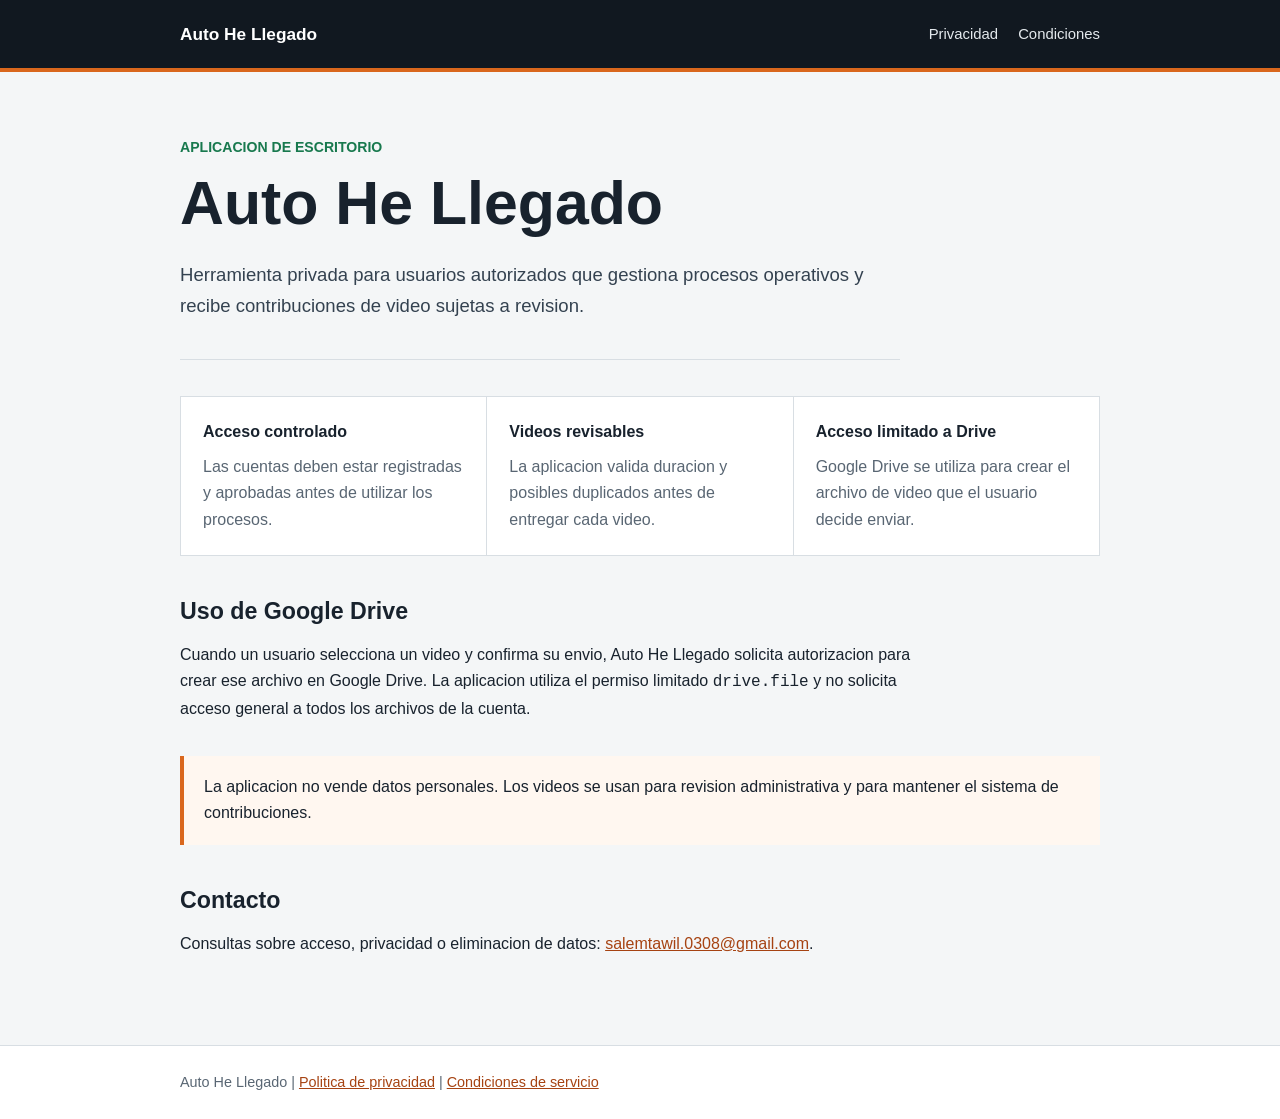
<file: docs/index.html>
<!doctype html>
<html lang="es">
<head>
  <meta charset="utf-8">
  <meta name="viewport" content="width=device-width, initial-scale=1">
  <meta name="description" content="Informacion oficial sobre Auto He Llegado y su uso de Google Drive.">
  <title>Auto He Llegado</title>
  <link rel="icon" type="image/svg+xml" href="data:image/svg+xml,%3Csvg xmlns='http://www.w3.org/2000/svg' viewBox='0 0 64 64'%3E%3Crect width='64' height='64' rx='12' fill='%23111820'/%3E%3Cpath d='M17 18h30v8H25v21h-8z' fill='%23d9671d'/%3E%3Cpath d='M30 32h17v15H30z' fill='%23fff'/%3E%3C/svg%3E">
  <link rel="stylesheet" href="site.css">
</head>
<body>
  <header>
    <div class="nav">
      <a class="brand" href="index.html">Auto He Llegado</a>
      <nav aria-label="Navegacion principal">
        <a href="privacy.html">Privacidad</a>
        <a href="terms.html">Condiciones</a>
      </nav>
    </div>
  </header>
  <main>
    <section class="intro">
      <p class="eyebrow">Aplicacion de escritorio</p>
      <h1>Auto He Llegado</h1>
      <p class="lead">Herramienta privada para usuarios autorizados que gestiona procesos operativos y recibe contribuciones de video sujetas a revision.</p>
    </section>

    <section class="facts" aria-label="Funciones principales">
      <div class="fact"><strong>Acceso controlado</strong><span>Las cuentas deben estar registradas y aprobadas antes de utilizar los procesos.</span></div>
      <div class="fact"><strong>Videos revisables</strong><span>La aplicacion valida duracion y posibles duplicados antes de entregar cada video.</span></div>
      <div class="fact"><strong>Acceso limitado a Drive</strong><span>Google Drive se utiliza para crear el archivo de video que el usuario decide enviar.</span></div>
    </section>

    <h2>Uso de Google Drive</h2>
    <p>Cuando un usuario selecciona un video y confirma su envio, Auto He Llegado solicita autorizacion para crear ese archivo en Google Drive. La aplicacion utiliza el permiso limitado <code>drive.file</code> y no solicita acceso general a todos los archivos de la cuenta.</p>

    <div class="notice">La aplicacion no vende datos personales. Los videos se usan para revision administrativa y para mantener el sistema de contribuciones.</div>

    <h2>Contacto</h2>
    <p>Consultas sobre acceso, privacidad o eliminacion de datos: <a href="mailto:salemtawil.0308@gmail.com">salemtawil.0308@gmail.com</a>.</p>
  </main>
  <footer><div class="footer-inner">Auto He Llegado | <a href="privacy.html">Politica de privacidad</a> | <a href="terms.html">Condiciones de servicio</a></div></footer>
</body>
</html>
</file>
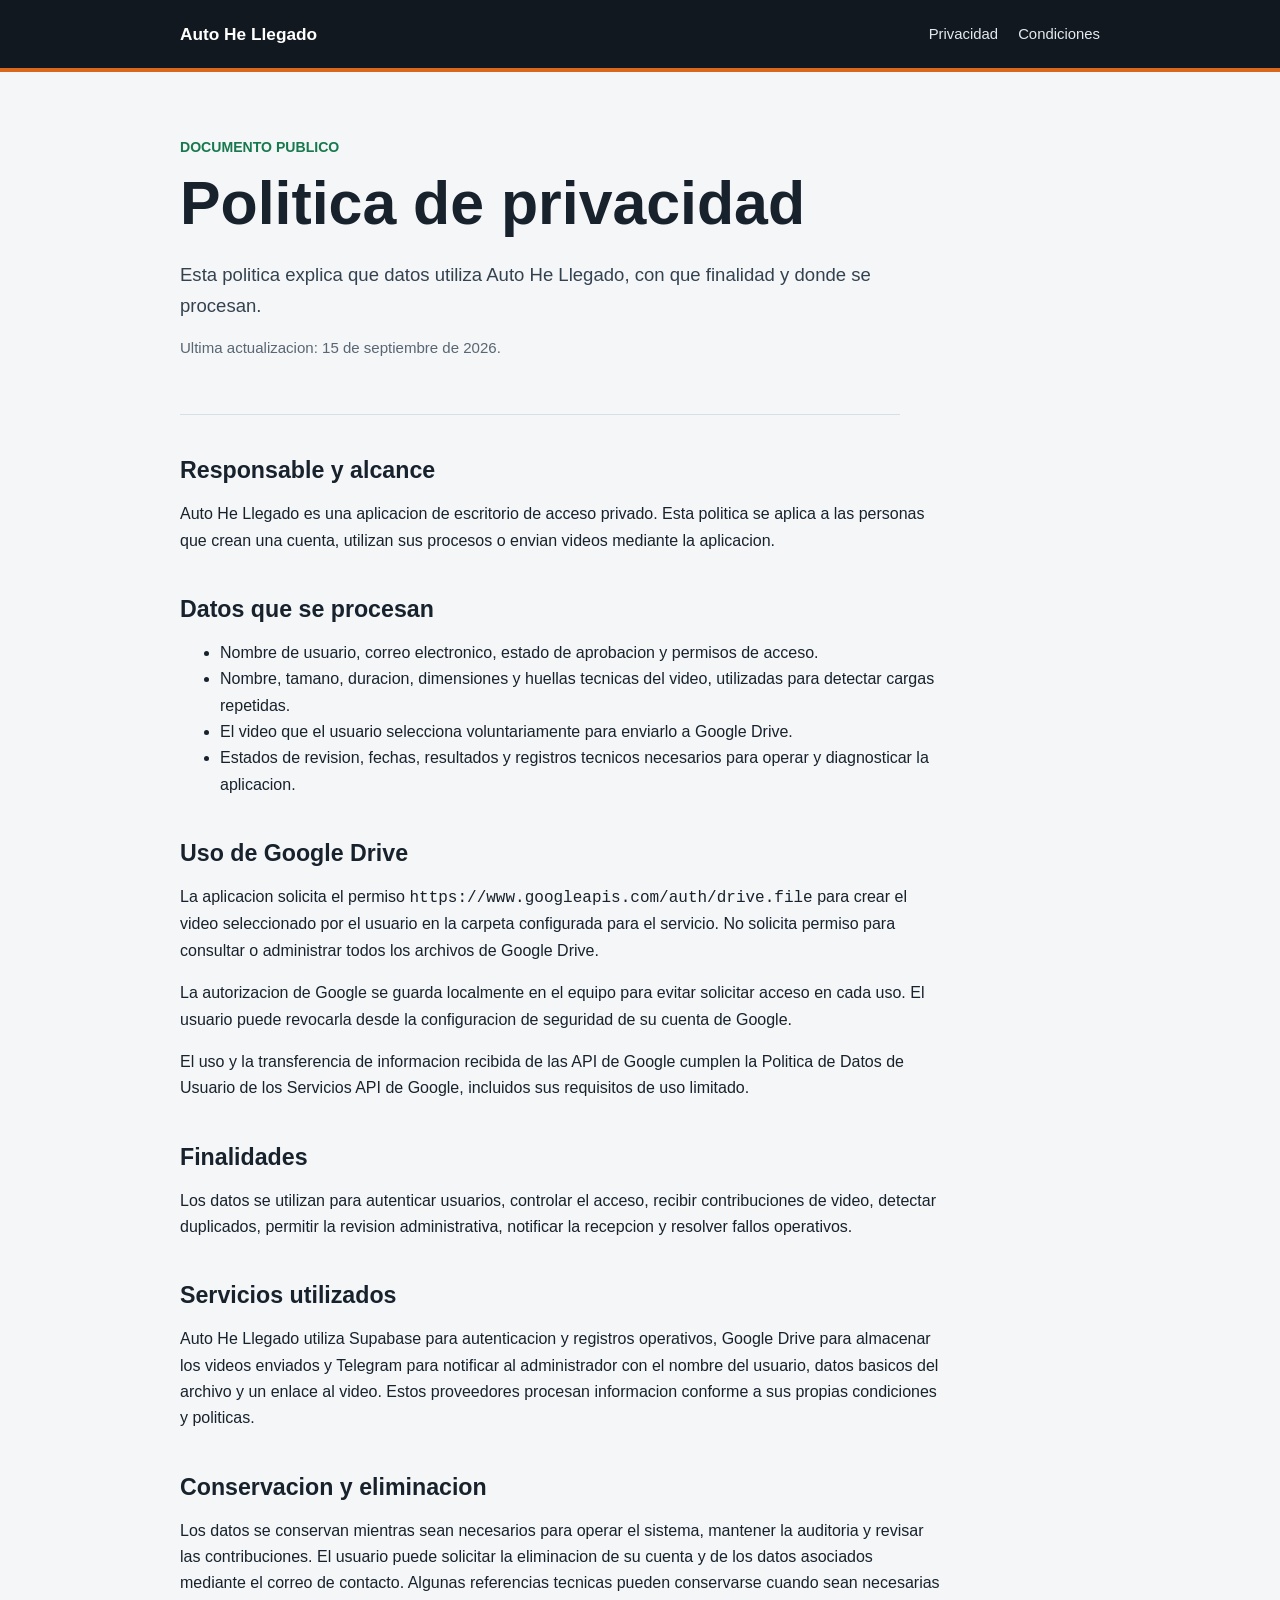
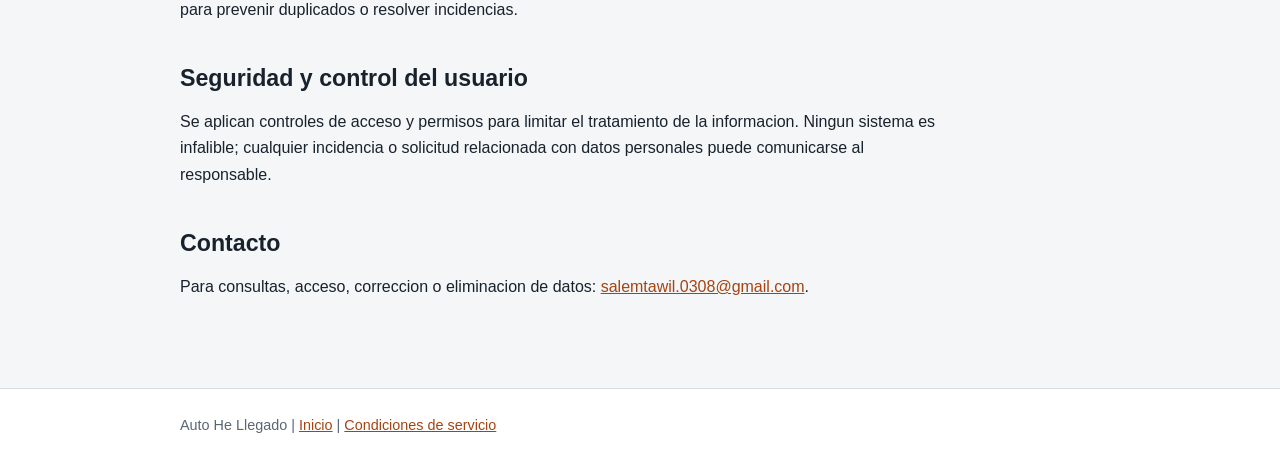
<file: docs/privacy.html>
<!doctype html>
<html lang="es">
<head>
  <meta charset="utf-8">
  <meta name="viewport" content="width=device-width, initial-scale=1">
  <meta name="description" content="Politica de privacidad de Auto He Llegado.">
  <title>Politica de privacidad | Auto He Llegado</title>
  <link rel="icon" type="image/svg+xml" href="data:image/svg+xml,%3Csvg xmlns='http://www.w3.org/2000/svg' viewBox='0 0 64 64'%3E%3Crect width='64' height='64' rx='12' fill='%23111820'/%3E%3Cpath d='M17 18h30v8H25v21h-8z' fill='%23d9671d'/%3E%3Cpath d='M30 32h17v15H30z' fill='%23fff'/%3E%3C/svg%3E">
  <link rel="stylesheet" href="site.css">
</head>
<body>
  <header><div class="nav"><a class="brand" href="index.html">Auto He Llegado</a><nav aria-label="Navegacion principal"><a href="privacy.html" aria-current="page">Privacidad</a><a href="terms.html">Condiciones</a></nav></div></header>
  <main>
    <section class="intro">
      <p class="eyebrow">Documento publico</p>
      <h1>Politica de privacidad</h1>
      <p class="lead">Esta politica explica que datos utiliza Auto He Llegado, con que finalidad y donde se procesan.</p>
      <p class="updated">Ultima actualizacion: 15 de septiembre de 2026.</p>
    </section>

    <h2>Responsable y alcance</h2>
    <p>Auto He Llegado es una aplicacion de escritorio de acceso privado. Esta politica se aplica a las personas que crean una cuenta, utilizan sus procesos o envian videos mediante la aplicacion.</p>

    <h2>Datos que se procesan</h2>
    <ul>
      <li>Nombre de usuario, correo electronico, estado de aprobacion y permisos de acceso.</li>
      <li>Nombre, tamano, duracion, dimensiones y huellas tecnicas del video, utilizadas para detectar cargas repetidas.</li>
      <li>El video que el usuario selecciona voluntariamente para enviarlo a Google Drive.</li>
      <li>Estados de revision, fechas, resultados y registros tecnicos necesarios para operar y diagnosticar la aplicacion.</li>
    </ul>

    <h2>Uso de Google Drive</h2>
    <p>La aplicacion solicita el permiso <code>https://www.googleapis.com/auth/drive.file</code> para crear el video seleccionado por el usuario en la carpeta configurada para el servicio. No solicita permiso para consultar o administrar todos los archivos de Google Drive.</p>
    <p>La autorizacion de Google se guarda localmente en el equipo para evitar solicitar acceso en cada uso. El usuario puede revocarla desde la configuracion de seguridad de su cuenta de Google.</p>
    <p>El uso y la transferencia de informacion recibida de las API de Google cumplen la Politica de Datos de Usuario de los Servicios API de Google, incluidos sus requisitos de uso limitado.</p>

    <h2>Finalidades</h2>
    <p>Los datos se utilizan para autenticar usuarios, controlar el acceso, recibir contribuciones de video, detectar duplicados, permitir la revision administrativa, notificar la recepcion y resolver fallos operativos.</p>

    <h2>Servicios utilizados</h2>
    <p>Auto He Llegado utiliza Supabase para autenticacion y registros operativos, Google Drive para almacenar los videos enviados y Telegram para notificar al administrador con el nombre del usuario, datos basicos del archivo y un enlace al video. Estos proveedores procesan informacion conforme a sus propias condiciones y politicas.</p>

    <h2>Conservacion y eliminacion</h2>
    <p>Los datos se conservan mientras sean necesarios para operar el sistema, mantener la auditoria y revisar las contribuciones. El usuario puede solicitar la eliminacion de su cuenta y de los datos asociados mediante el correo de contacto. Algunas referencias tecnicas pueden conservarse cuando sean necesarias para prevenir duplicados o resolver incidencias.</p>

    <h2>Seguridad y control del usuario</h2>
    <p>Se aplican controles de acceso y permisos para limitar el tratamiento de la informacion. Ningun sistema es infalible; cualquier incidencia o solicitud relacionada con datos personales puede comunicarse al responsable.</p>

    <h2>Contacto</h2>
    <p>Para consultas, acceso, correccion o eliminacion de datos: <a href="mailto:salemtawil.0308@gmail.com">salemtawil.0308@gmail.com</a>.</p>
  </main>
  <footer><div class="footer-inner">Auto He Llegado | <a href="index.html">Inicio</a> | <a href="terms.html">Condiciones de servicio</a></div></footer>
</body>
</html>
</file>
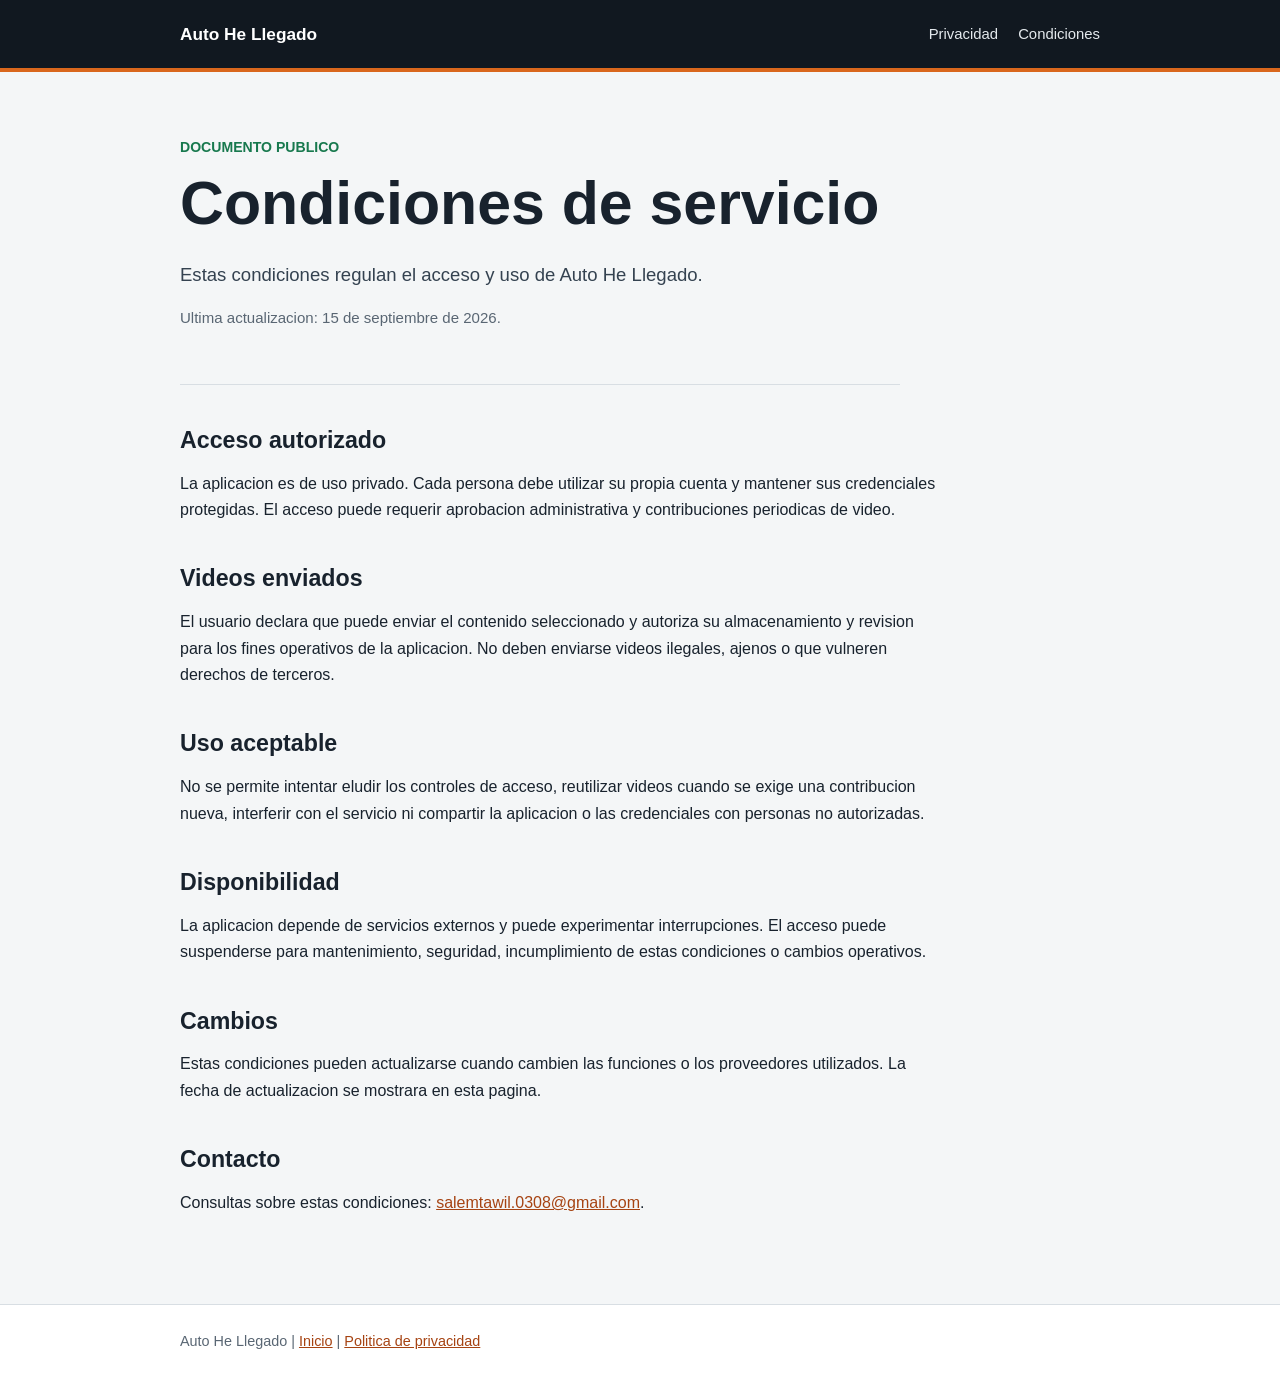
<file: docs/terms.html>
<!doctype html>
<html lang="es">
<head>
  <meta charset="utf-8">
  <meta name="viewport" content="width=device-width, initial-scale=1">
  <meta name="description" content="Condiciones de servicio de Auto He Llegado.">
  <title>Condiciones de servicio | Auto He Llegado</title>
  <link rel="icon" type="image/svg+xml" href="data:image/svg+xml,%3Csvg xmlns='http://www.w3.org/2000/svg' viewBox='0 0 64 64'%3E%3Crect width='64' height='64' rx='12' fill='%23111820'/%3E%3Cpath d='M17 18h30v8H25v21h-8z' fill='%23d9671d'/%3E%3Cpath d='M30 32h17v15H30z' fill='%23fff'/%3E%3C/svg%3E">
  <link rel="stylesheet" href="site.css">
</head>
<body>
  <header><div class="nav"><a class="brand" href="index.html">Auto He Llegado</a><nav aria-label="Navegacion principal"><a href="privacy.html">Privacidad</a><a href="terms.html" aria-current="page">Condiciones</a></nav></div></header>
  <main>
    <section class="intro">
      <p class="eyebrow">Documento publico</p>
      <h1>Condiciones de servicio</h1>
      <p class="lead">Estas condiciones regulan el acceso y uso de Auto He Llegado.</p>
      <p class="updated">Ultima actualizacion: 15 de septiembre de 2026.</p>
    </section>

    <h2>Acceso autorizado</h2>
    <p>La aplicacion es de uso privado. Cada persona debe utilizar su propia cuenta y mantener sus credenciales protegidas. El acceso puede requerir aprobacion administrativa y contribuciones periodicas de video.</p>

    <h2>Videos enviados</h2>
    <p>El usuario declara que puede enviar el contenido seleccionado y autoriza su almacenamiento y revision para los fines operativos de la aplicacion. No deben enviarse videos ilegales, ajenos o que vulneren derechos de terceros.</p>

    <h2>Uso aceptable</h2>
    <p>No se permite intentar eludir los controles de acceso, reutilizar videos cuando se exige una contribucion nueva, interferir con el servicio ni compartir la aplicacion o las credenciales con personas no autorizadas.</p>

    <h2>Disponibilidad</h2>
    <p>La aplicacion depende de servicios externos y puede experimentar interrupciones. El acceso puede suspenderse para mantenimiento, seguridad, incumplimiento de estas condiciones o cambios operativos.</p>

    <h2>Cambios</h2>
    <p>Estas condiciones pueden actualizarse cuando cambien las funciones o los proveedores utilizados. La fecha de actualizacion se mostrara en esta pagina.</p>

    <h2>Contacto</h2>
    <p>Consultas sobre estas condiciones: <a href="mailto:salemtawil.0308@gmail.com">salemtawil.0308@gmail.com</a>.</p>
  </main>
  <footer><div class="footer-inner">Auto He Llegado | <a href="index.html">Inicio</a> | <a href="privacy.html">Politica de privacidad</a></div></footer>
</body>
</html>
</file>
<file: docs/site.css>
:root {
  color-scheme: light;
  --ink: #18222d;
  --muted: #596673;
  --paper: #ffffff;
  --canvas: #f4f6f7;
  --line: #d8dee3;
  --accent: #d9671d;
  --accent-dark: #a64312;
  --green: #18794e;
}

* { box-sizing: border-box; }

html { scroll-behavior: smooth; }

body {
  margin: 0;
  background: var(--canvas);
  color: var(--ink);
  font-family: -apple-system, BlinkMacSystemFont, "Segoe UI", sans-serif;
  font-size: 16px;
  line-height: 1.65;
}

a { color: var(--accent-dark); }

a:focus-visible {
  outline: 3px solid rgba(217, 103, 29, 0.35);
  outline-offset: 3px;
}

header {
  background: #111820;
  color: #ffffff;
  border-bottom: 4px solid var(--accent);
}

.nav {
  width: min(100% - 32px, 920px);
  min-height: 68px;
  margin: 0 auto;
  display: flex;
  align-items: center;
  justify-content: space-between;
  gap: 24px;
}

.brand {
  color: #ffffff;
  font-size: 1.08rem;
  font-weight: 750;
  text-decoration: none;
}

nav { display: flex; gap: 20px; }

nav a {
  color: #e4e9ed;
  font-size: 0.93rem;
  text-decoration: none;
}

nav a:hover { color: #ffffff; }

main {
  width: min(100% - 32px, 920px);
  margin: 0 auto;
  padding: 64px 0 72px;
}

.intro {
  max-width: 720px;
  padding-bottom: 38px;
  border-bottom: 1px solid var(--line);
}

.eyebrow {
  margin: 0 0 8px;
  color: var(--green);
  font-size: 0.88rem;
  font-weight: 750;
  text-transform: uppercase;
}

h1, h2 { line-height: 1.2; }

h1 {
  margin: 0 0 20px;
  font-size: clamp(2.1rem, 6vw, 3.8rem);
  letter-spacing: 0;
}

h2 {
  margin: 42px 0 12px;
  font-size: 1.45rem;
  letter-spacing: 0;
}

p, ul { max-width: 760px; }

.lead {
  margin: 0;
  color: #344250;
  font-size: 1.16rem;
}

.facts {
  display: grid;
  grid-template-columns: repeat(3, minmax(0, 1fr));
  gap: 1px;
  margin: 36px 0 4px;
  overflow: hidden;
  border: 1px solid var(--line);
  background: var(--line);
}

.fact {
  min-height: 126px;
  padding: 22px;
  background: var(--paper);
}

.fact strong { display: block; margin-bottom: 8px; }

.fact span { color: var(--muted); }

.notice {
  margin-top: 34px;
  padding: 18px 20px;
  border-left: 4px solid var(--accent);
  background: #fff7f0;
}

.updated { color: var(--muted); font-size: 0.94rem; }

footer {
  border-top: 1px solid var(--line);
  background: var(--paper);
}

.footer-inner {
  width: min(100% - 32px, 920px);
  margin: 0 auto;
  padding: 25px 0;
  color: var(--muted);
  font-size: 0.9rem;
}

@media (max-width: 680px) {
  .nav { align-items: flex-start; flex-direction: column; gap: 8px; padding: 16px 0; }
  nav { flex-wrap: wrap; gap: 10px 18px; }
  main { padding-top: 42px; }
  .facts { grid-template-columns: 1fr; }
}
</file>
